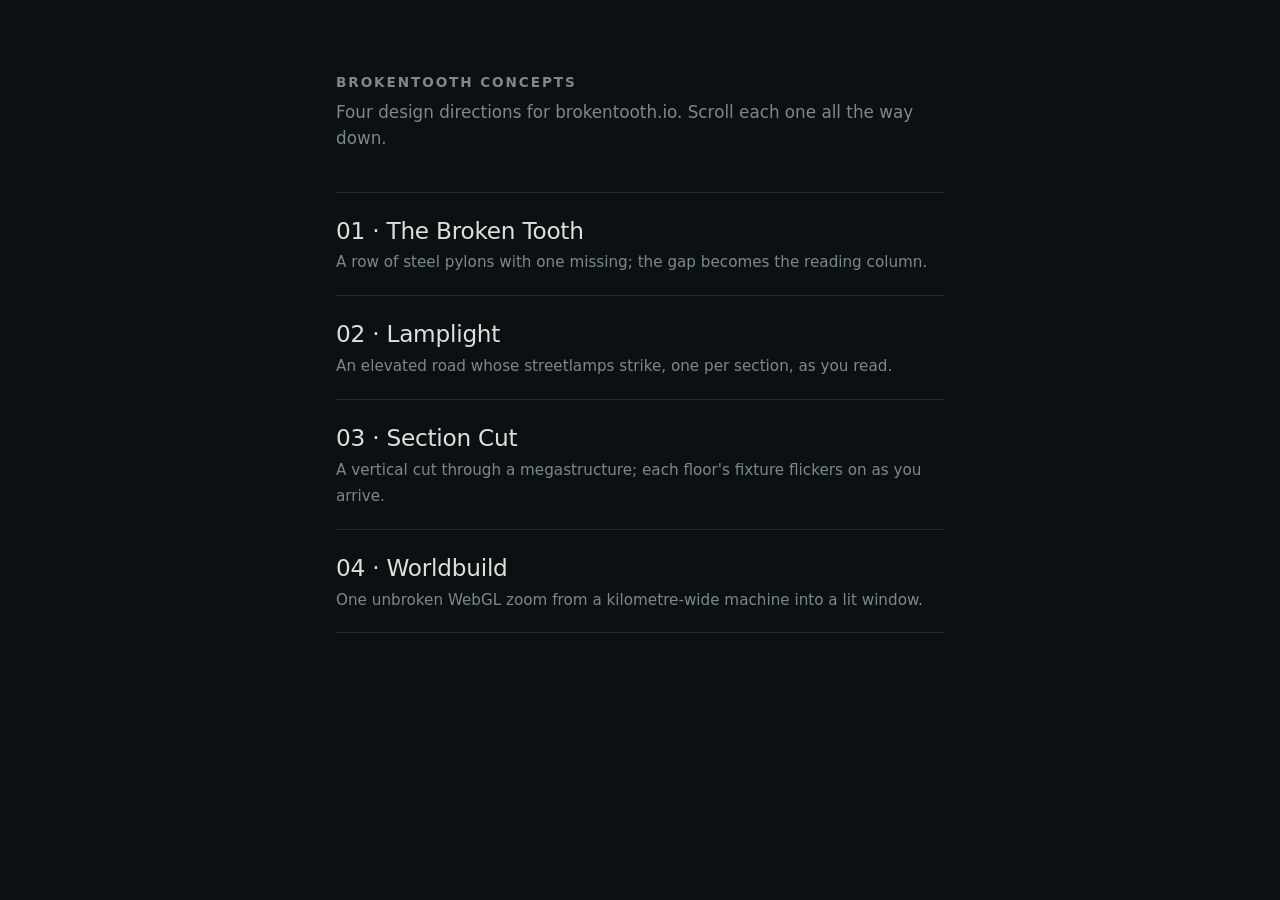
<file: concepts/index.html>
<!doctype html>
<html lang="en">
<head>
<meta charset="utf-8">
<meta name="robots" content="noindex, nofollow">
<meta name="viewport" content="width=device-width, initial-scale=1, viewport-fit=cover">
<title>Brokentooth Concepts</title>
<style>
  :root { color-scheme: dark; --bg: #0b1013; --ink: #dde1de; --muted: #7d888d; --rule: rgba(221, 225, 222, 0.12); }
  * { box-sizing: border-box; }
  body {
    margin: 0;
    min-height: 100vh;
    background: var(--bg);
    color: var(--ink);
    font: 400 1.05rem/1.55 ui-sans-serif, system-ui, -apple-system, "Segoe UI", sans-serif;
    padding: clamp(2rem, 8vh, 5rem) 16px;
  }
  main { max-width: 38rem; margin: 0 auto; }
  h1 { margin: 0 0 0.4rem; font-size: 0.85rem; font-weight: 600; letter-spacing: 0.14em; text-transform: uppercase; color: var(--muted); }
  p.lede { margin: 0 0 2.5rem; color: var(--muted); }
  ol { list-style: none; margin: 0; padding: 0; border-top: 1px solid var(--rule); }
  li { border-bottom: 1px solid var(--rule); }
  a { display: block; padding: 1.25rem 0; color: inherit; text-decoration: none; }
  a strong { display: block; font-size: 1.45rem; font-weight: 500; letter-spacing: -0.01em; }
  a span { color: var(--muted); font-size: 0.95rem; }
  a:hover strong, a:focus-visible strong { text-decoration: underline; text-underline-offset: 0.2em; text-decoration-thickness: 1px; }
  :focus-visible { outline: 2px solid var(--ink); outline-offset: 4px; }
</style>
</head>
<body>
<main>
  <h1>Brokentooth concepts</h1>
  <p class="lede">Four design directions for brokentooth.io. Scroll each one all the way down.</p>
  <ol>
    <li><a href="broken-tooth/"><strong>01 · The Broken Tooth</strong><span>A row of steel pylons with one missing; the gap becomes the reading column.</span></a></li>
    <li><a href="lamplight/"><strong>02 · Lamplight</strong><span>An elevated road whose streetlamps strike, one per section, as you read.</span></a></li>
    <li><a href="section-cut/"><strong>03 · Section Cut</strong><span>A vertical cut through a megastructure; each floor's fixture flickers on as you arrive.</span></a></li>
    <li><a href="worldbuild/"><strong>04 · Worldbuild</strong><span>One unbroken WebGL zoom from a kilometre-wide machine into a lit window.</span></a></li>
  </ol>
</main>
</body>
</html>
</file>
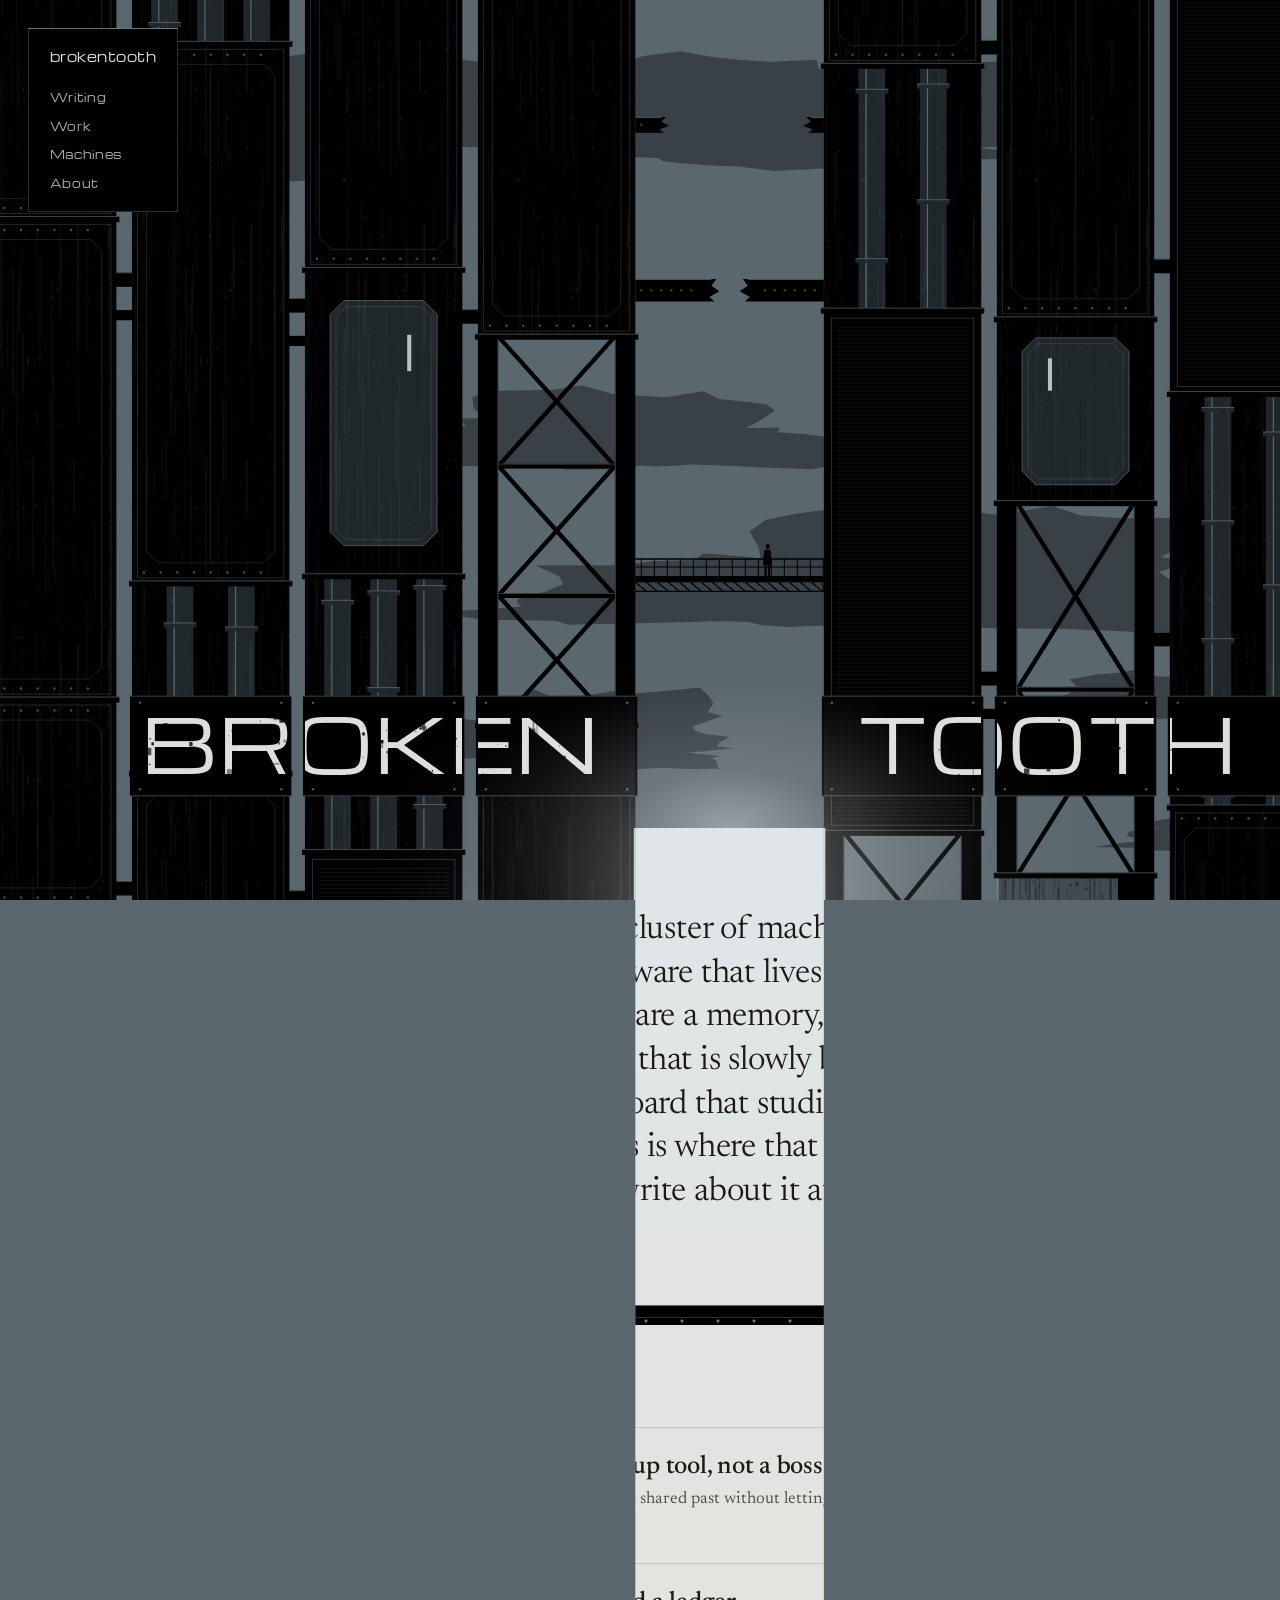
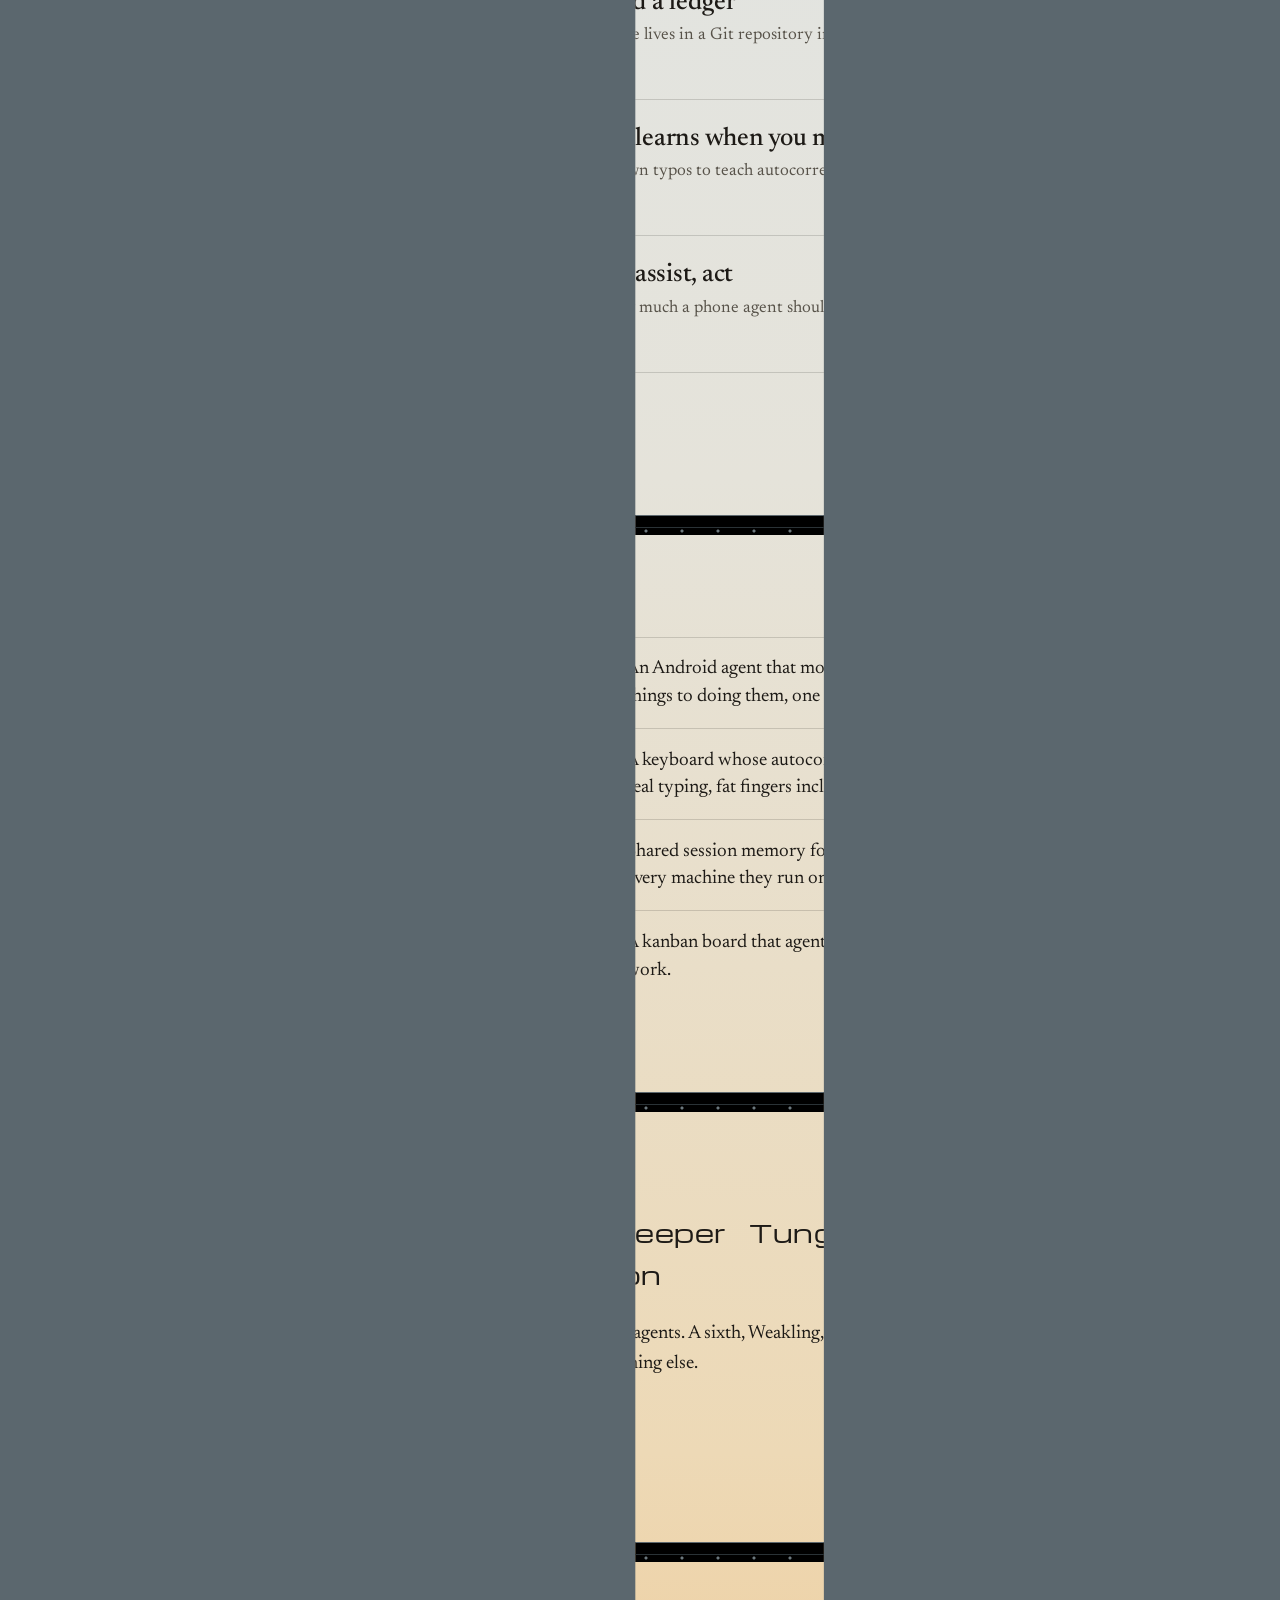
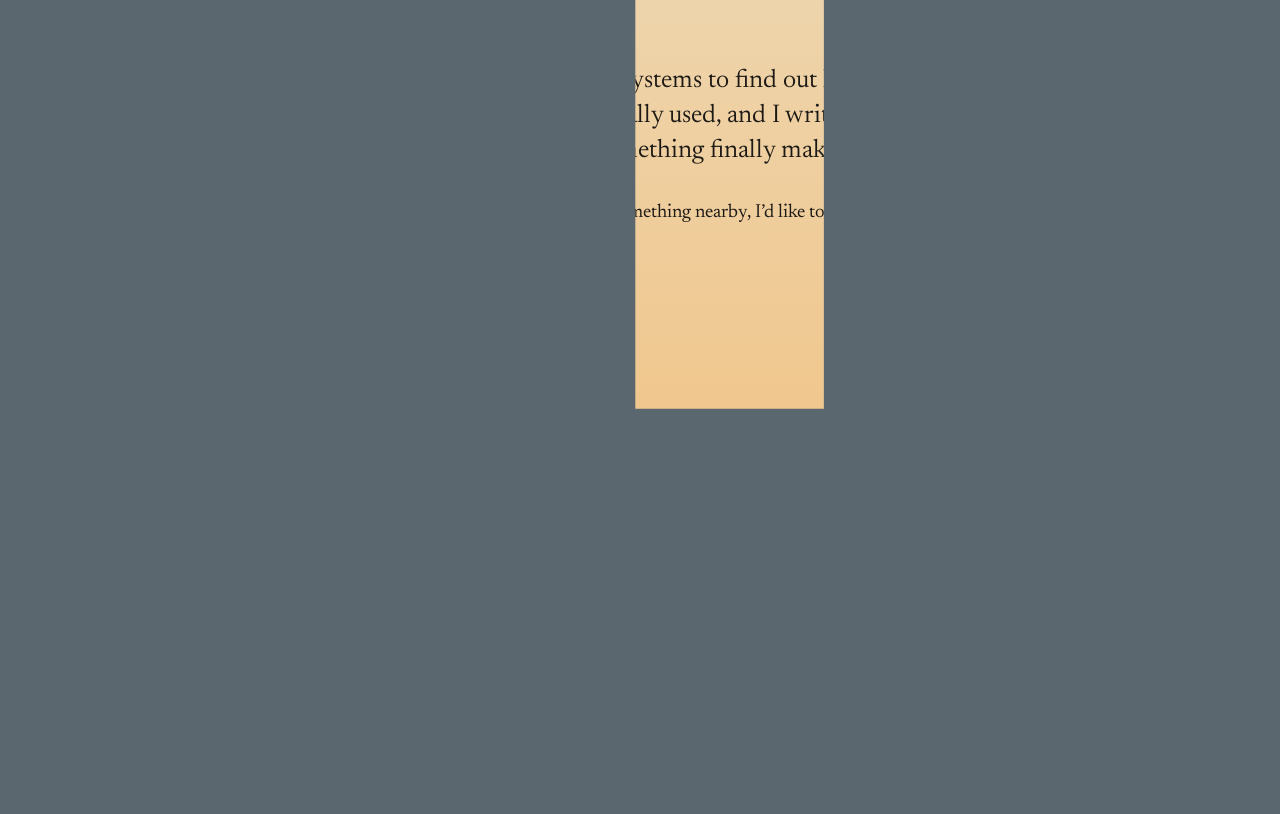
<file: concepts/broken-tooth/index.html>
<!doctype html>
<html lang="en">
<head>
<meta charset="utf-8">
<meta name="robots" content="noindex, nofollow">
<meta name="viewport" content="width=device-width, initial-scale=1">
<title>Brokentooth</title>
<meta name="description" content="Systems, AI, software, machines and long-form writing by Sam.">
<link rel="preconnect" href="https://fonts.googleapis.com">
<link rel="preconnect" href="https://fonts.gstatic.com" crossorigin>
<link href="https://fonts.googleapis.com/css2?family=Michroma&family=Newsreader:ital,opsz,wght@0,6..72,300..700;1,6..72,300..700&display=swap" rel="stylesheet">
<link rel="stylesheet" href="style.css">
</head>
<body>
<canvas id="works" aria-hidden="true"></canvas>

<header class="mast">
  <a class="mark" href="#top">brokentooth</a>
  <nav aria-label="Primary">
    <a href="#writing">Writing</a>
    <a href="#work">Work</a>
    <a href="#machines">Machines</a>
    <a href="#about">About</a>
  </nav>
</header>

<main id="top">
  <h1 class="visually-hidden">Brokentooth</h1>
  <div class="approach" aria-hidden="true"></div>

  <div class="shaft">
    <div class="shaft-inner">

      <p class="statement">I run a small cluster of machines and build the software that lives on them: agents that share a memory, an assistant for my phone that is slowly being trusted to act, a keyboard that studies its own mistakes. This is where that work is kept, and where I write about it at length.</p>

      <section id="writing" aria-labelledby="h-writing">
        <h2 id="h-writing">Writing</h2>
        <ol class="pieces">
          <li><a href="#">
            <h3>Memory is a lookup tool, not a boss</h3>
            <p>On giving coding agents a shared past without letting it give the orders.</p>
            <span class="meta"><time datetime="2026-09">September 2026</time><span>22 min</span></span>
          </a></li>
          <li><a href="#">
            <h3>Five machines and a ledger</h3>
            <p>Why the cluster’s real state lives in a Git repository instead of anybody’s head.</p>
            <span class="meta"><time datetime="2026-08">August 2026</time><span>16 min</span></span>
          </a></li>
          <li><a href="#">
            <h3>What a keyboard learns when you miss</h3>
            <p>Reading months of my own typos to teach autocorrect where my thumbs actually land.</p>
            <span class="meta"><time datetime="2026-06">June 2026</time><span>19 min</span></span>
          </a></li>
          <li><a href="#">
            <h3>Inform, navigate, assist, act</h3>
            <p>A ladder for deciding how much a phone agent should be allowed to do on its own.</p>
            <span class="meta"><time datetime="2026-04">April 2026</time><span>14 min</span></span>
          </a></li>
        </ol>
        <a class="onward" href="#">All writing</a>
      </section>

      <section id="work" aria-labelledby="h-work">
        <h2 id="h-work">Work</h2>
        <dl class="works">
          <div><dt><a href="#">SOMA</a></dt><dd>An Android agent that moves from telling me things to doing them, one permission at a time.</dd></div>
          <div><dt><a href="#">OmniBoard</a></dt><dd>A keyboard whose autocorrect is tuned from my real typing, fat fingers included.</dd></div>
          <div><dt><a href="#">ai-memory</a></dt><dd>Shared session memory for coding agents, on every machine they run on.</dd></div>
          <div><dt><a href="#">herdr-board</a></dt><dd>A kanban board that agents report to while they work.</dd></div>
        </dl>
      </section>

      <section id="machines" aria-labelledby="h-machines">
        <h2 id="h-machines">Machines</h2>
        <p class="names"><span>Pyrrhus</span> <span>Sleeper</span> <span>Tungsten</span> <span>Titan</span> <span>Icarion</span></p>
        <p>Five machines carry the agents. A sixth, Weakling, receives the documentation and nothing else.</p>
        <a class="onward" href="#">How the cluster is run</a>
      </section>

      <section id="about" aria-labelledby="h-about">
        <h2 id="h-about">About</h2>
        <p class="closing">I’m Sam. I build systems to find out how they behave once they’re actually used, and I write the long version when something finally makes sense.</p>
        <p>If you’re working on something nearby, I’d like to hear about it.</p>
        <a class="onward" href="#">Email me</a>
      </section>

    </div>
  </div>

  <div class="tail" aria-hidden="true"></div>
</main>

<script src="main.js"></script>
</body>
</html>
</file>
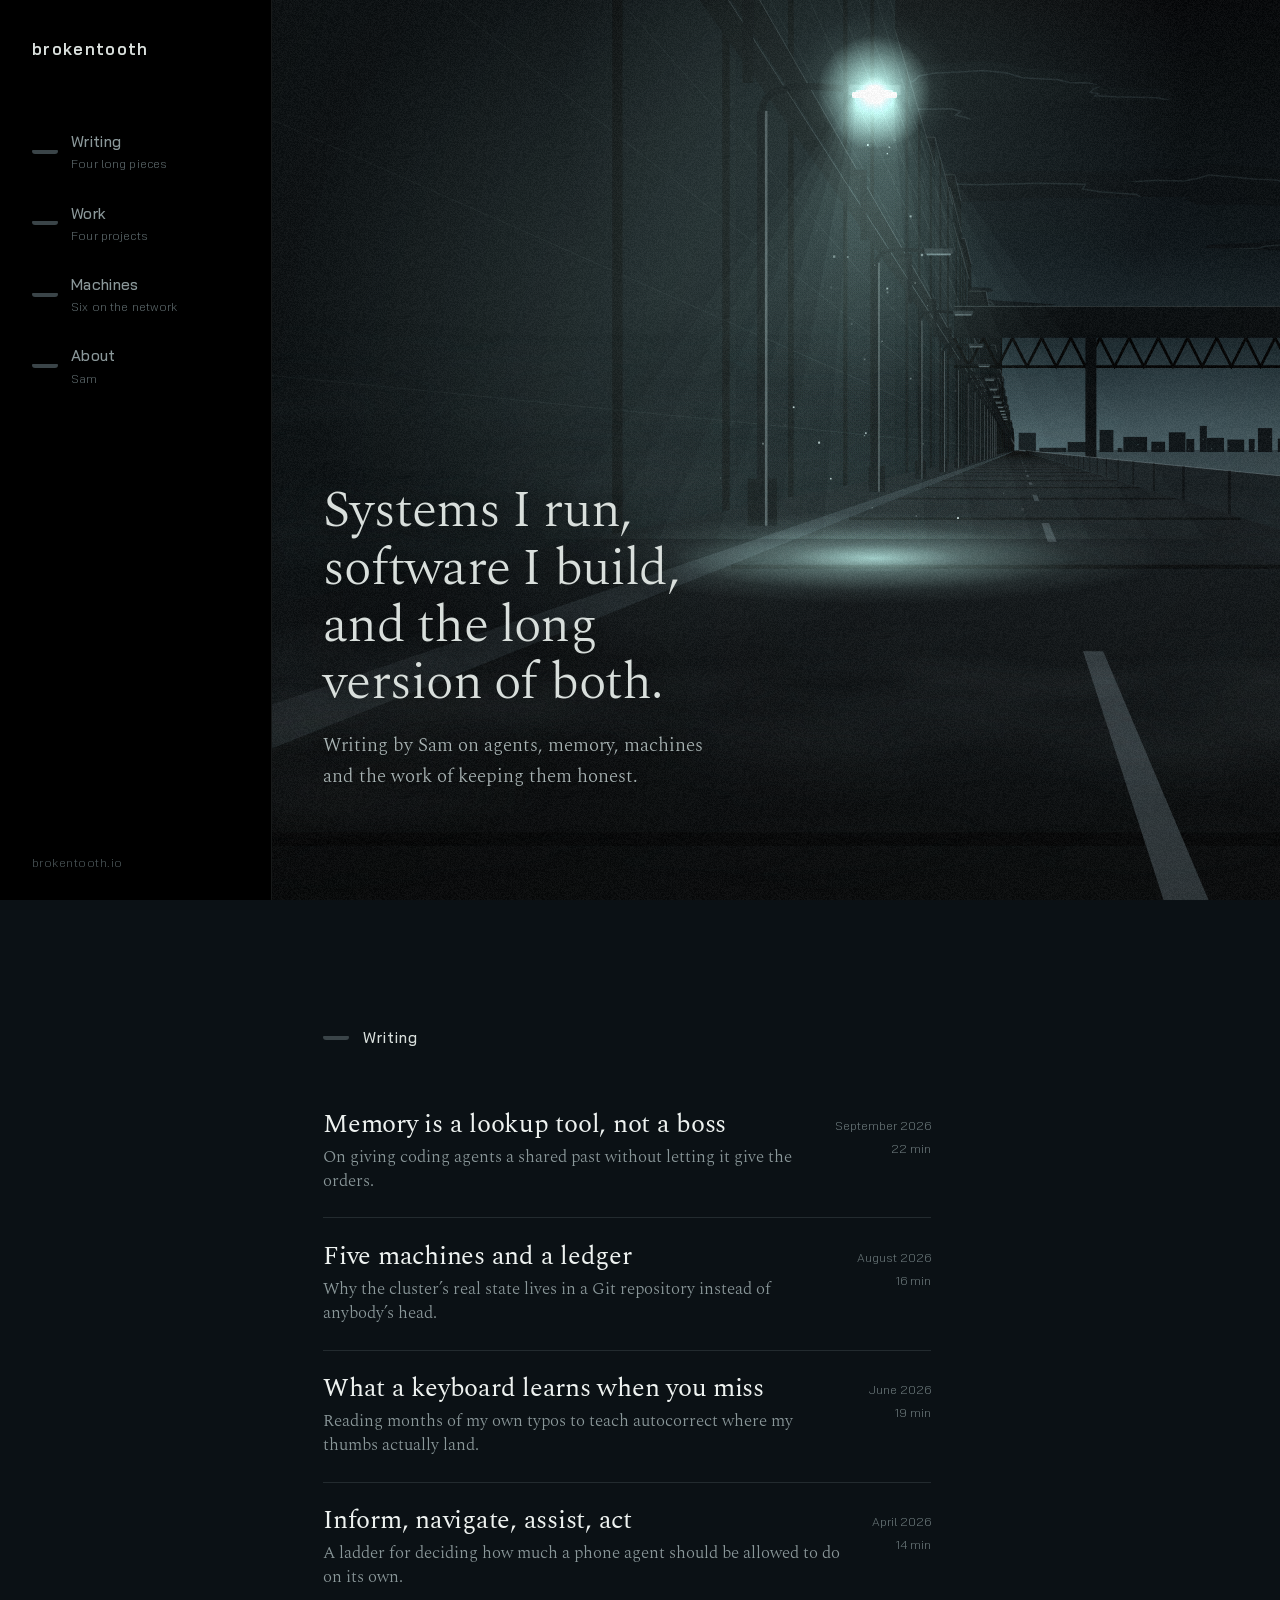
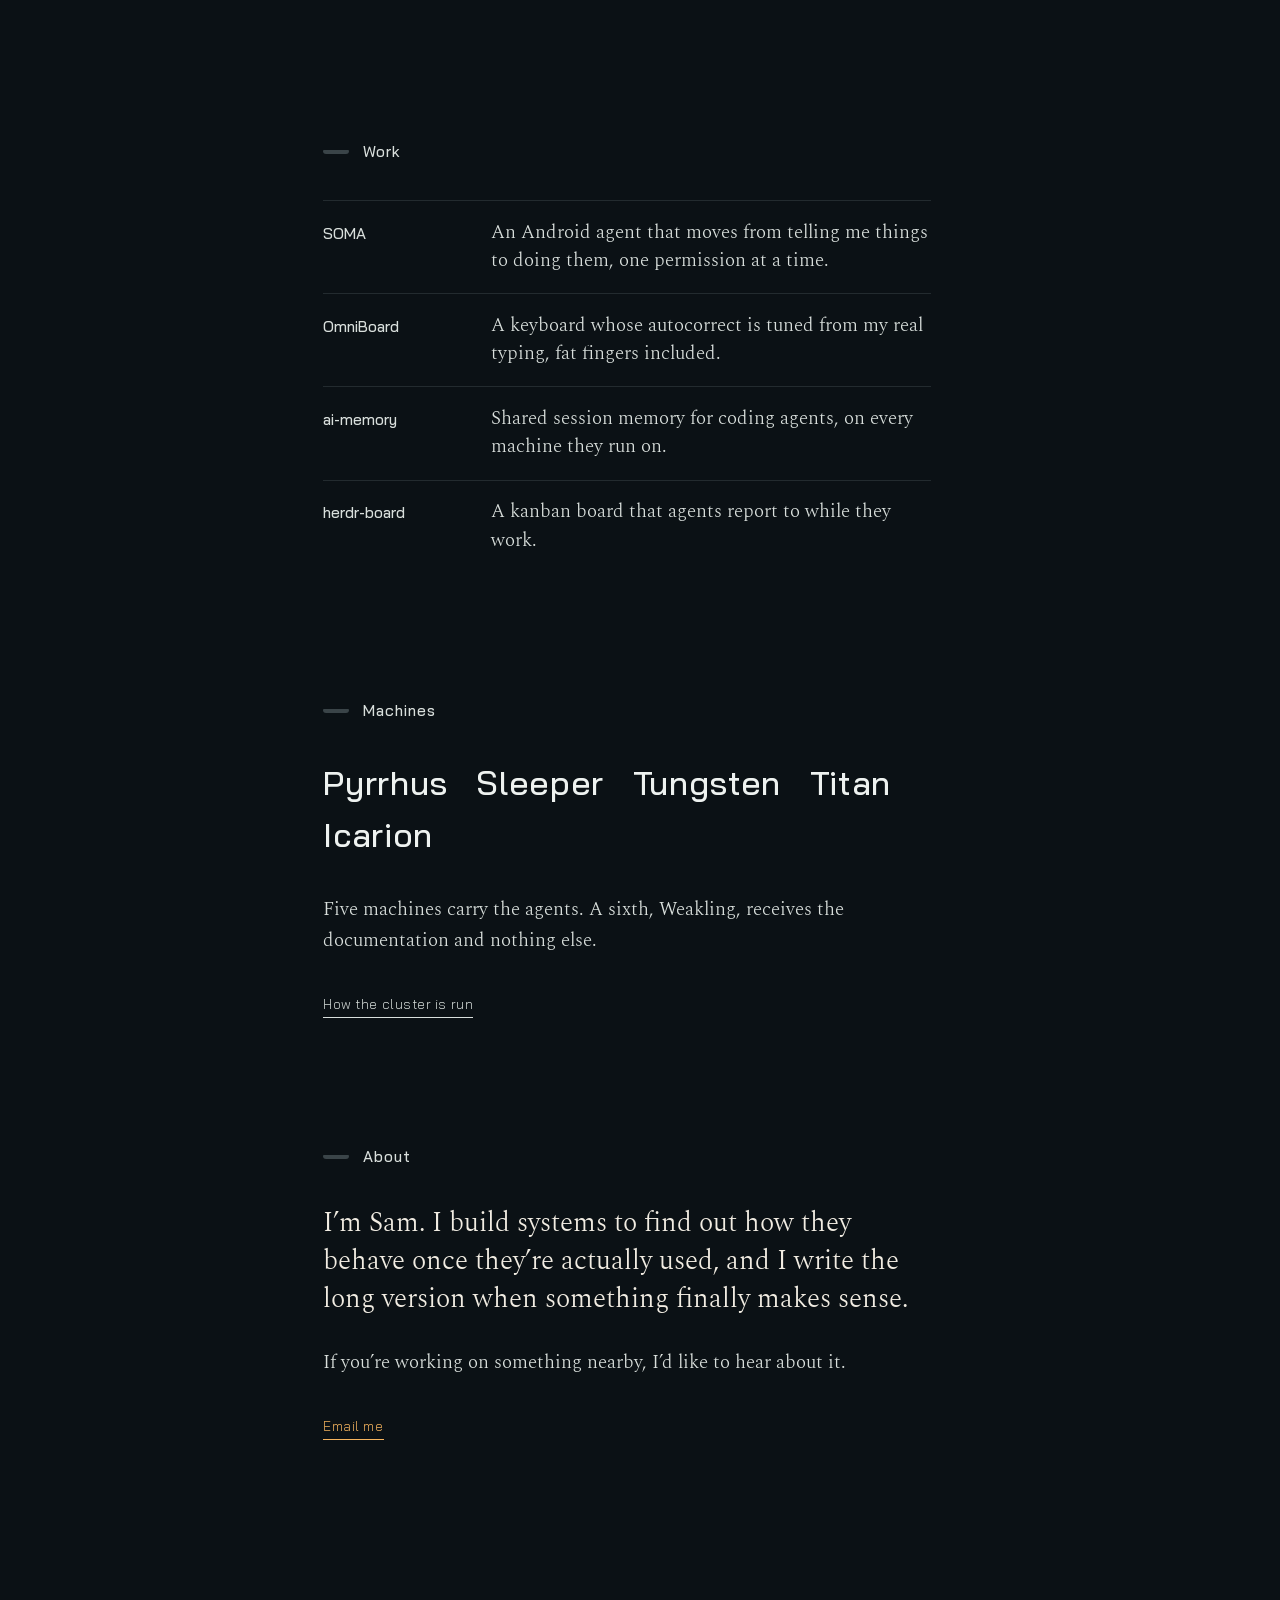
<file: concepts/lamplight/index.html>
<!doctype html>
<html lang="en">
<head>
<meta charset="utf-8">
<meta name="robots" content="noindex, nofollow">
<meta name="viewport" content="width=device-width, initial-scale=1, viewport-fit=cover">
<title>Brokentooth Lamplight</title>
<meta name="description" content="Systems, AI, software, machines and long-form writing by Sam.">
<link rel="preconnect" href="https://fonts.googleapis.com">
<link rel="preconnect" href="https://fonts.gstatic.com" crossorigin>
<link href="https://fonts.googleapis.com/css2?family=Bai+Jamjuree:wght@400;500;600&family=Spectral:ital,wght@0,300;0,400;0,500;1,300&display=swap" rel="stylesheet">
<link rel="stylesheet" href="style.css">
</head>
<body>
<canvas id="road" aria-hidden="true"></canvas>
<div class="veil" aria-hidden="true"></div>

<aside class="side">
  <a class="mark" href="#top">brokentooth</a>
  <nav aria-label="Sections">
    <ol class="lamps">
      <li><a href="#writing" data-lamp="1"><i class="head"></i><span>Writing</span><small>Four long pieces</small></a></li>
      <li><a href="#work" data-lamp="2"><i class="head"></i><span>Work</span><small>Four projects</small></a></li>
      <li><a href="#machines" data-lamp="3"><i class="head"></i><span>Machines</span><small>Six on the network</small></a></li>
      <li><a href="#about" data-lamp="4" class="sodium"><i class="head"></i><span>About</span><small>Sam</small></a></li>
    </ol>
  </nav>
  <p class="side-foot">brokentooth.io</p>
</aside>

<main id="top">
  <header class="arrival" data-lamp="0">
    <h1>Systems I run, software I build, and the long version of both.</h1>
    <p>Writing by Sam on agents, memory, machines and the work of keeping them honest.</p>
  </header>

  <section id="writing" data-lamp="1" aria-labelledby="h-writing">
    <h2 id="h-writing"><i class="head"></i>Writing</h2>
    <ol class="pieces">
      <li><a href="#"><h3>Memory is a lookup tool, not a boss</h3><p>On giving coding agents a shared past without letting it give the orders.</p><span class="meta"><time datetime="2026-09">September 2026</time><span>22 min</span></span></a></li>
      <li><a href="#"><h3>Five machines and a ledger</h3><p>Why the cluster’s real state lives in a Git repository instead of anybody’s head.</p><span class="meta"><time datetime="2026-08">August 2026</time><span>16 min</span></span></a></li>
      <li><a href="#"><h3>What a keyboard learns when you miss</h3><p>Reading months of my own typos to teach autocorrect where my thumbs actually land.</p><span class="meta"><time datetime="2026-06">June 2026</time><span>19 min</span></span></a></li>
      <li><a href="#"><h3>Inform, navigate, assist, act</h3><p>A ladder for deciding how much a phone agent should be allowed to do on its own.</p><span class="meta"><time datetime="2026-04">April 2026</time><span>14 min</span></span></a></li>
    </ol>
  </section>

  <section id="work" data-lamp="2" aria-labelledby="h-work">
    <h2 id="h-work"><i class="head"></i>Work</h2>
    <dl class="works">
      <div><dt><a href="#">SOMA</a></dt><dd>An Android agent that moves from telling me things to doing them, one permission at a time.</dd></div>
      <div><dt><a href="#">OmniBoard</a></dt><dd>A keyboard whose autocorrect is tuned from my real typing, fat fingers included.</dd></div>
      <div><dt><a href="#">ai-memory</a></dt><dd>Shared session memory for coding agents, on every machine they run on.</dd></div>
      <div><dt><a href="#">herdr-board</a></dt><dd>A kanban board that agents report to while they work.</dd></div>
    </dl>
  </section>

  <section id="machines" data-lamp="3" aria-labelledby="h-machines">
    <h2 id="h-machines"><i class="head"></i>Machines</h2>
    <p class="names"><span>Pyrrhus</span> <span>Sleeper</span> <span>Tungsten</span> <span>Titan</span> <span>Icarion</span></p>
    <p>Five machines carry the agents. A sixth, Weakling, receives the documentation and nothing else.</p>
    <a class="onward" href="#">How the cluster is run</a>
  </section>

  <section id="about" data-lamp="4" class="sodium" aria-labelledby="h-about">
    <h2 id="h-about"><i class="head"></i>About</h2>
    <p class="closing">I’m Sam. I build systems to find out how they behave once they’re actually used, and I write the long version when something finally makes sense.</p>
    <p>If you’re working on something nearby, I’d like to hear about it.</p>
    <a class="onward" href="#">Email me</a>
  </section>
</main>

<script src="main.js"></script>
</body>
</html>
</file>
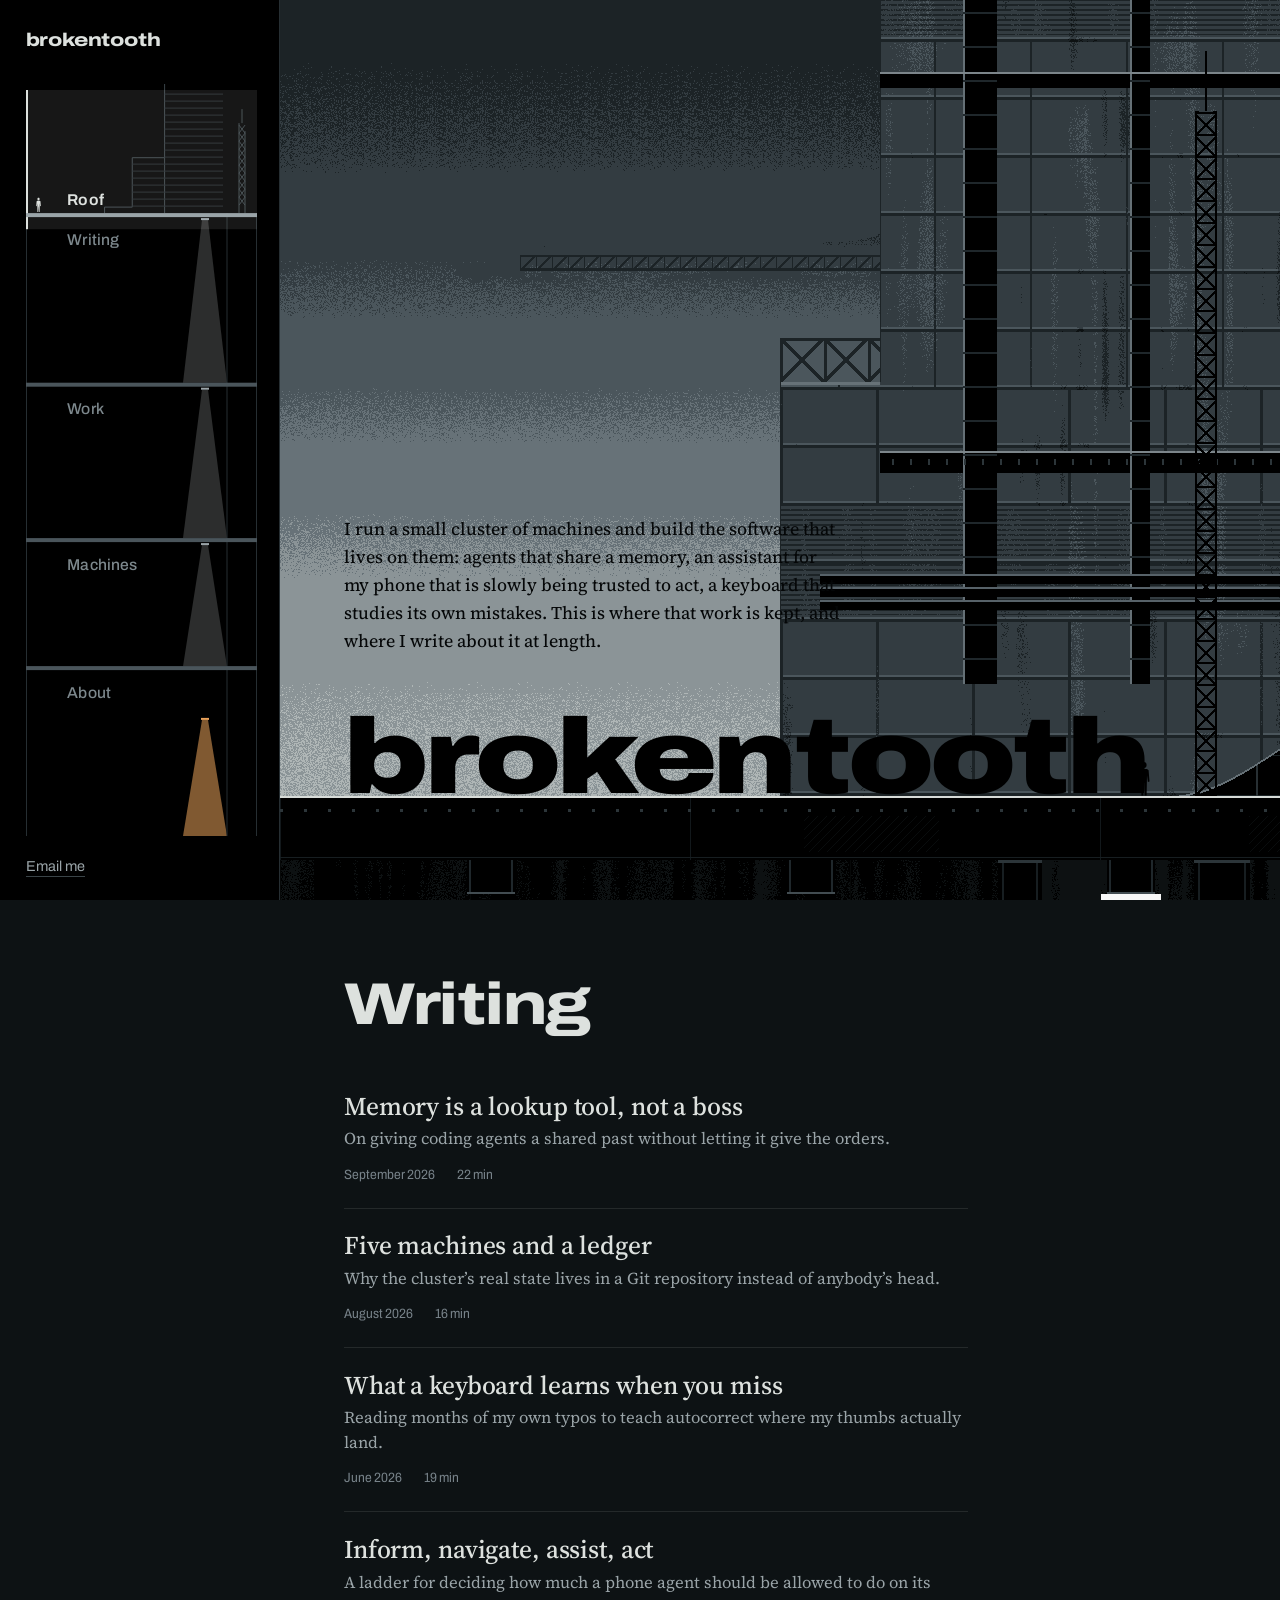
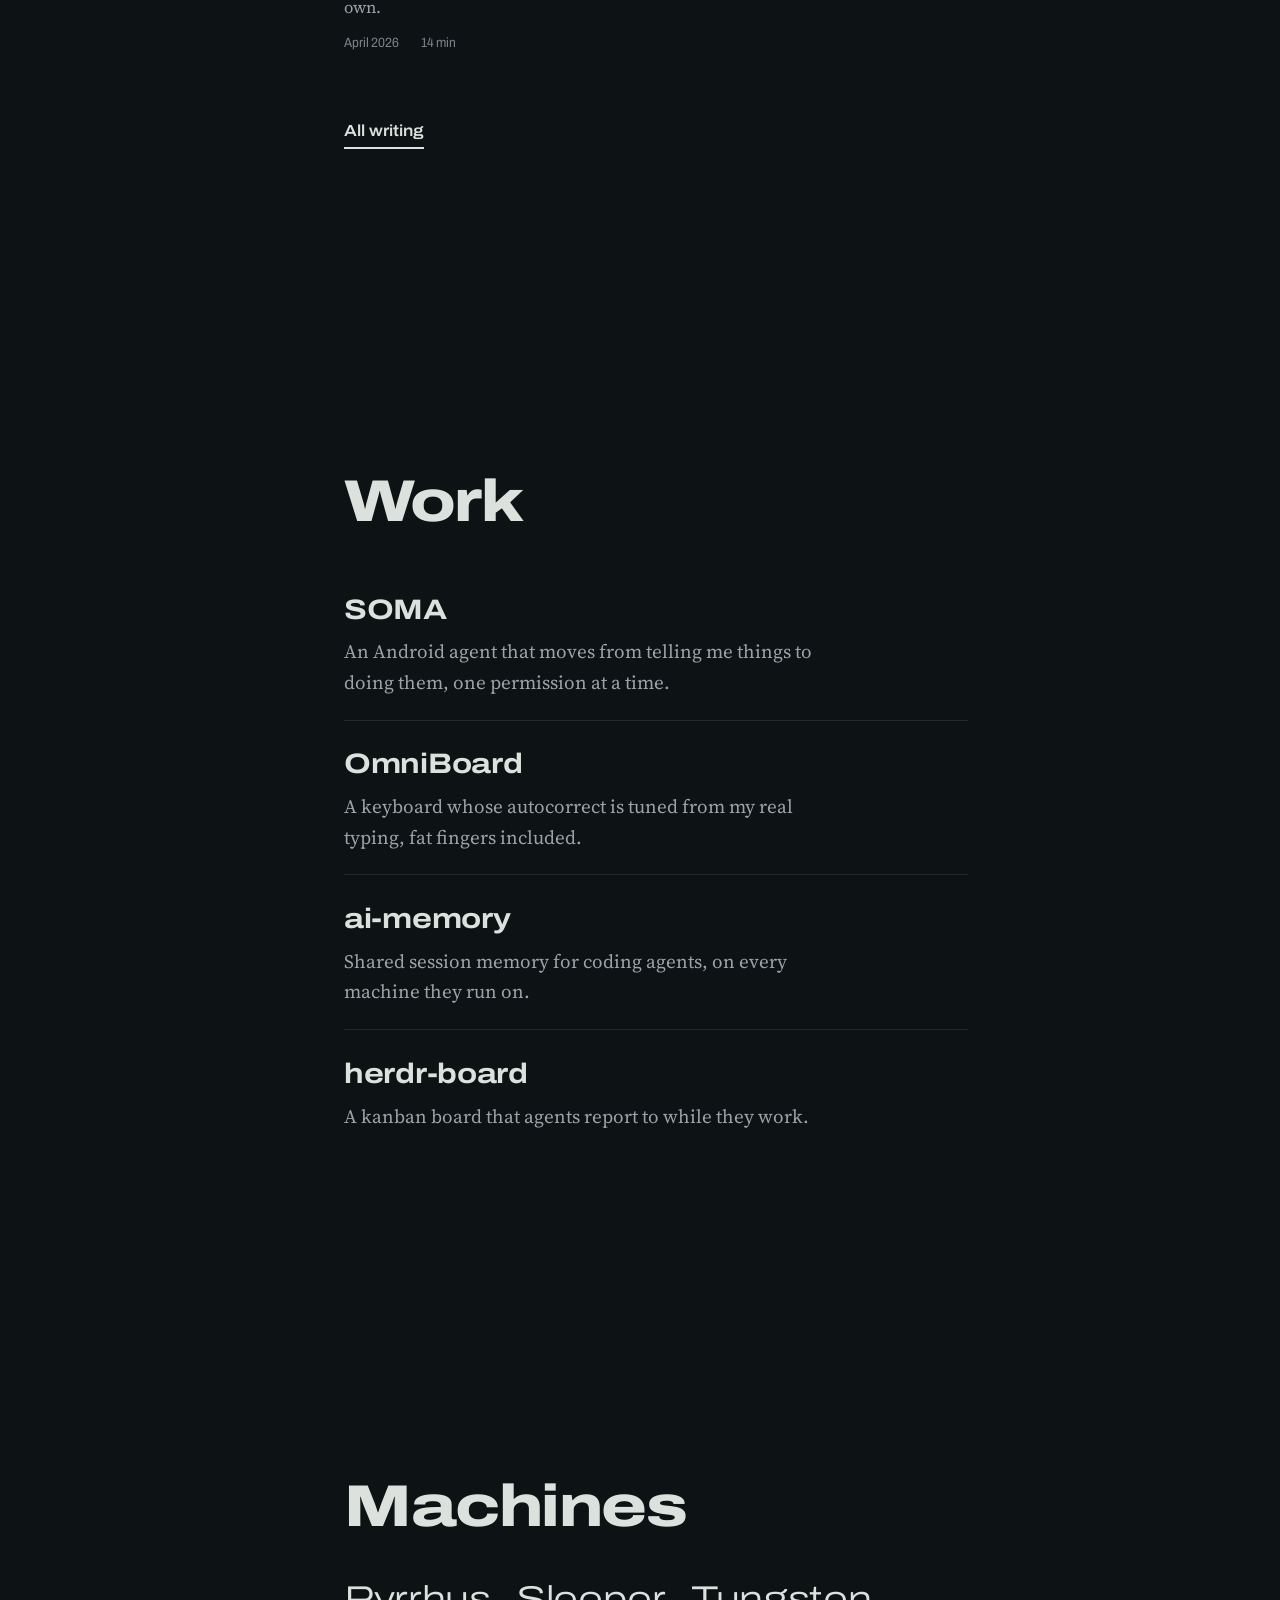
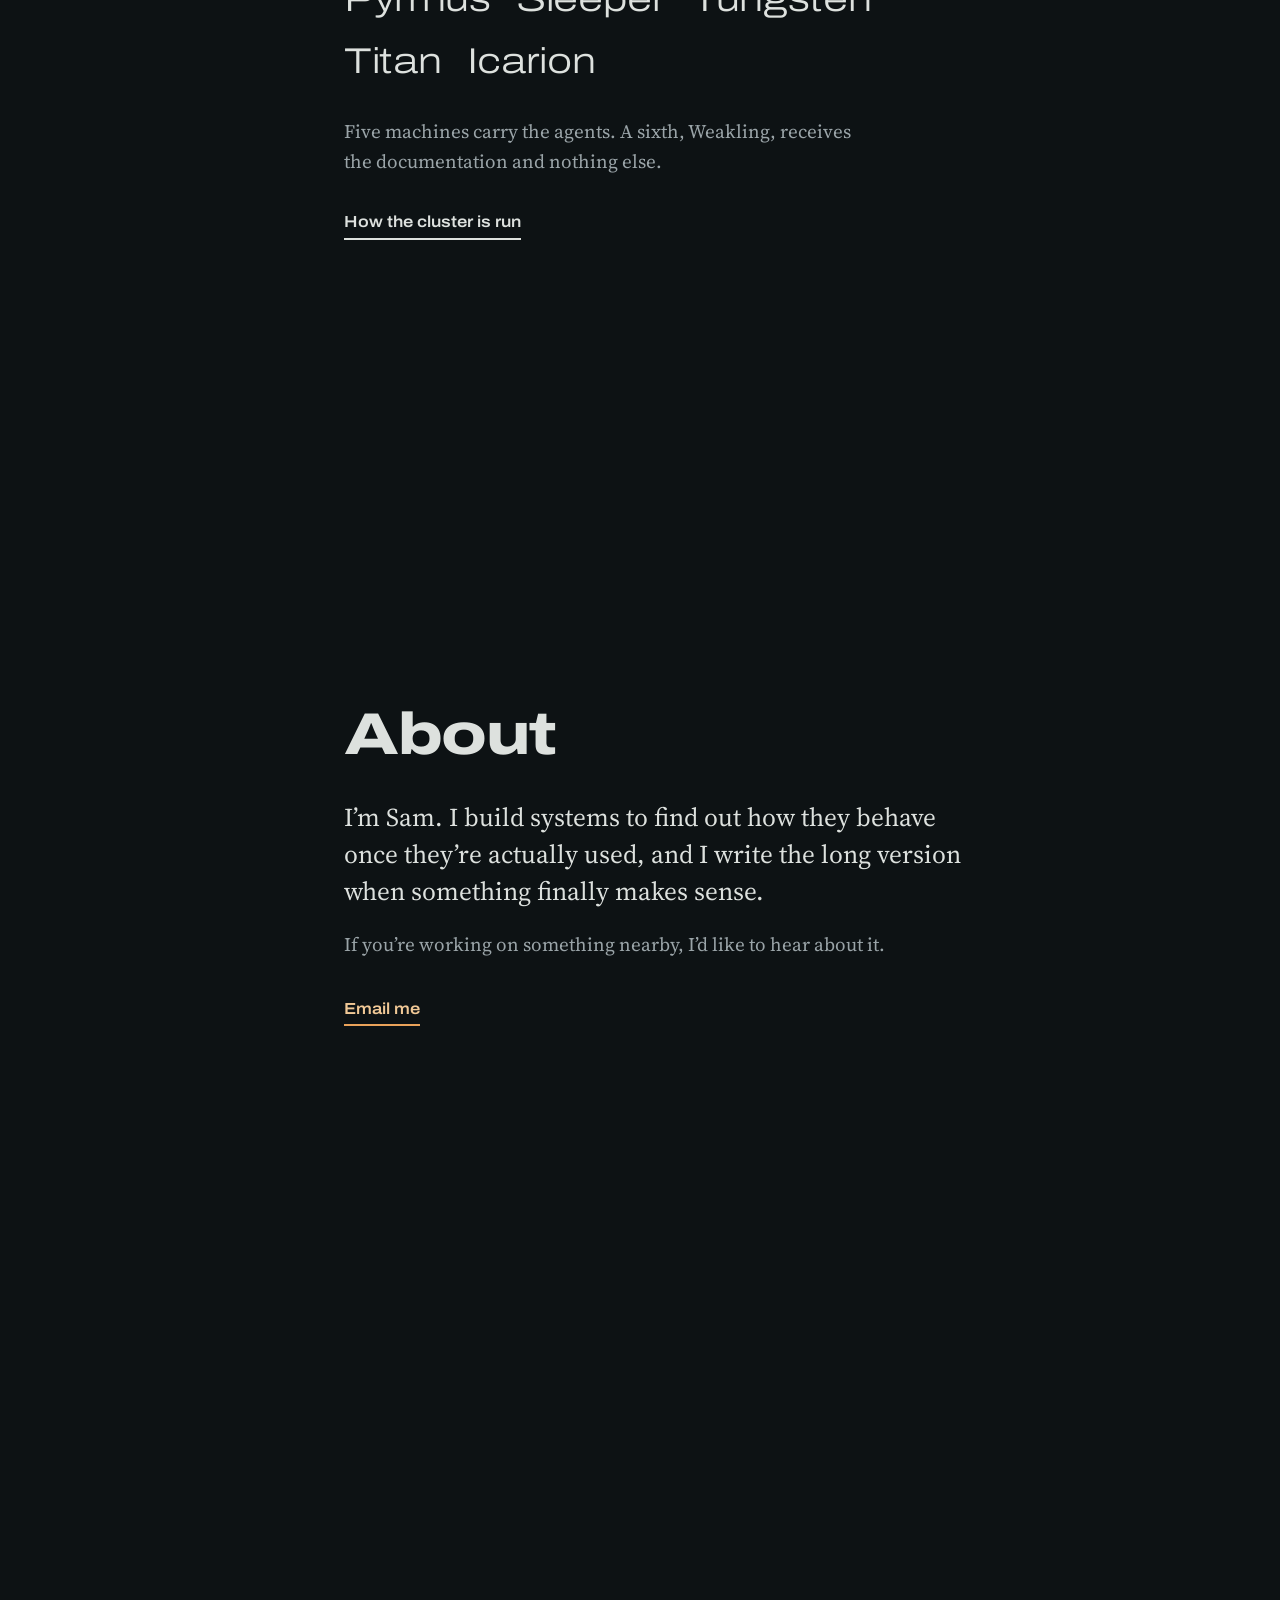
<file: concepts/section-cut/index.html>
<!doctype html>
<html lang="en">
<head>
<meta charset="utf-8">
<meta name="robots" content="noindex, nofollow">
<meta name="viewport" content="width=device-width, initial-scale=1">
<title>Brokentooth</title>
<meta name="description" content="Systems, AI, software, machines and long-form writing by Sam.">
<link rel="preconnect" href="https://fonts.googleapis.com">
<link rel="preconnect" href="https://fonts.gstatic.com" crossorigin>
<link href="https://fonts.googleapis.com/css2?family=Archivo:wdth,wght@62..125,300..900&family=Source+Serif+4:ital,opsz,wght@0,8..60,300..700;1,8..60,300..700&display=swap" rel="stylesheet">
<link rel="stylesheet" href="style.css">
</head>
<body>
<canvas id="cut" aria-hidden="true"></canvas>
<a class="skip" href="#writing">Skip to writing</a>

<aside class="side" data-open="false">
  <div class="side-head">
    <a class="mark" href="#roof">brokentooth</a>
    <button class="index-toggle" type="button" aria-expanded="false" aria-controls="index">
      <span class="here">Roof</span>
      <span class="toggle-word">Index</span>
    </button>
  </div>
  <nav id="index" class="index" aria-label="Site sections">
    <svg class="elev" aria-hidden="true"></svg>
    <ol class="floors">
      <li><a href="#roof" data-floor="roof">Roof</a></li>
      <li><a href="#writing" data-floor="writing">Writing</a></li>
      <li><a href="#work" data-floor="work">Work</a></li>
      <li><a href="#machines" data-floor="machines">Machines</a></li>
      <li><a href="#about" data-floor="about">About</a></li>
    </ol>
  </nav>
  <p class="side-foot"><a href="#">Email me</a></p>
</aside>

<main>
  <section id="roof" class="floor roof" aria-labelledby="h-roof">
    <p class="statement">I run a small cluster of machines and build the software that lives on them: agents that share a memory, an assistant for my phone that is slowly being trusted to act, a keyboard that studies its own mistakes. This is where that work is kept, and where I write about it at length.</p>
    <h1 id="h-roof" class="sign">brokentooth</h1>
    <svg class="walker" viewBox="0 0 12 34" aria-hidden="true"><path d="M6 0c1.7 0 2.6 1.3 2.6 2.9S7.7 6 6 6 3.4 4.5 3.4 2.9 4.3 0 6 0zM3 7h6l1.6 1.2.9 11.3-1.6.4L9 13.2 8.6 33.6H6.8L6.2 21h-.4l-.6 12.6H3.4L3 13.2l-.9 6.7-1.6-.4 1-11.3z"/></svg>
  </section>

  <section id="writing" class="floor" aria-labelledby="h-writing">
    <div class="room">
      <h2 id="h-writing">Writing</h2>
      <ol class="pieces">
        <li><a href="#">
          <h3>Memory is a lookup tool, not a boss</h3>
          <p>On giving coding agents a shared past without letting it give the orders.</p>
          <span class="meta"><time datetime="2026-09">September 2026</time><span>22 min</span></span>
        </a></li>
        <li><a href="#">
          <h3>Five machines and a ledger</h3>
          <p>Why the cluster’s real state lives in a Git repository instead of anybody’s head.</p>
          <span class="meta"><time datetime="2026-08">August 2026</time><span>16 min</span></span>
        </a></li>
        <li><a href="#">
          <h3>What a keyboard learns when you miss</h3>
          <p>Reading months of my own typos to teach autocorrect where my thumbs actually land.</p>
          <span class="meta"><time datetime="2026-06">June 2026</time><span>19 min</span></span>
        </a></li>
        <li><a href="#">
          <h3>Inform, navigate, assist, act</h3>
          <p>A ladder for deciding how much a phone agent should be allowed to do on its own.</p>
          <span class="meta"><time datetime="2026-04">April 2026</time><span>14 min</span></span>
        </a></li>
      </ol>
      <a class="onward" href="#">All writing</a>
    </div>
  </section>

  <section id="work" class="floor" aria-labelledby="h-work">
    <div class="room">
      <h2 id="h-work">Work</h2>
      <dl class="projects">
        <div><dt><a href="#">SOMA</a></dt><dd>An Android agent that moves from telling me things to doing them, one permission at a time.</dd></div>
        <div><dt><a href="#">OmniBoard</a></dt><dd>A keyboard whose autocorrect is tuned from my real typing, fat fingers included.</dd></div>
        <div><dt><a href="#">ai-memory</a></dt><dd>Shared session memory for coding agents, on every machine they run on.</dd></div>
        <div><dt><a href="#">herdr-board</a></dt><dd>A kanban board that agents report to while they work.</dd></div>
      </dl>
    </div>
  </section>

  <section id="machines" class="floor" aria-labelledby="h-machines">
    <div class="room">
      <h2 id="h-machines">Machines</h2>
      <ul class="names">
        <li>Pyrrhus</li><li>Sleeper</li><li>Tungsten</li><li>Titan</li><li>Icarion</li>
      </ul>
      <p>Five machines carry the agents. A sixth, Weakling, receives the documentation and nothing else.</p>
      <a class="onward" href="#">How the cluster is run</a>
    </div>
  </section>

  <section id="about" class="floor" aria-labelledby="h-about">
    <div class="room">
      <h2 id="h-about">About</h2>
      <p class="closing">I’m Sam. I build systems to find out how they behave once they’re actually used, and I write the long version when something finally makes sense.</p>
      <p>If you’re working on something nearby, I’d like to hear about it.</p>
      <a class="onward warm" href="#">Email me</a>
    </div>
  </section>
  <div class="footing" aria-hidden="true"></div>
</main>
<script src="main.js"></script>
</body>
</html>
</file>
<file: concepts/broken-tooth/style.css>
:root {
  /* One committed look: an exterior at dusk. It does not switch with the viewer's theme. */
  color-scheme: dark;
  --ink: #000;
  --sky: #5b676e;
  --bone: #dde1de;
  --type: #1d1a16;
  --type-muted: #575249;
  --rule: rgba(29, 26, 22, 0.16);
  --light-0: #dfe5e8;
  --light-1: #e5e3da;
  --light-2: #edd9b6;
  --light-3: #f0c78e;

  --colw: min(42rem, calc(100% - 32px));
  --pad: clamp(1.25rem, 5vw, 3.5rem);

  --engineered: "Michroma", "Eurostile", "Microgramma D Extended", sans-serif;
  --reading: "Newsreader", "Iowan Old Style", Georgia, serif;
}

*, *::before, *::after { box-sizing: border-box; }

html {
  scroll-behavior: smooth;
  -webkit-text-size-adjust: 100%;
}
@media (prefers-reduced-motion: reduce) {
  html { scroll-behavior: auto; }
}

body {
  margin: 0;
  background: var(--sky);
  color: var(--bone);
  font-family: var(--reading);
  font-size: 1.1875rem;
  line-height: 1.58;
  font-optical-sizing: auto;
  text-rendering: optimizeLegibility;
}

#works {
  position: fixed;
  inset: 0;
  width: 100%;
  height: 100%;
  display: block;
  z-index: 0;
}

main { position: relative; z-index: 1; }

.visually-hidden {
  position: absolute;
  width: 1px; height: 1px;
  overflow: hidden;
  clip-path: inset(50%);
  white-space: nowrap;
}

a { color: inherit; }
:focus-visible {
  outline: 2px solid currentColor;
  outline-offset: 4px;
}

/* ── Masthead: painted onto the left-hand structure ───────────── */

.mast {
  position: fixed;
  z-index: 5;
  top: 28px;
  left: 28px;
  display: flex;
  flex-direction: column;
  gap: 1.4rem;
  padding: 1.15rem 1.35rem 1.25rem;
  font-family: var(--engineered);
  background: var(--ink);
  box-shadow: inset 0 0 0 1px rgba(176, 188, 194, 0.24), inset 0 1px 0 rgba(176, 188, 194, 0.5);
}
.mark {
  font-size: 0.8125rem;
  letter-spacing: 0.04em;
  text-decoration: none;
}
.mast nav {
  display: flex;
  flex-direction: column;
  gap: 0.7rem;
}
.mast nav a {
  font-size: 0.6875rem;
  letter-spacing: 0.06em;
  text-decoration: none;
  color: rgba(221, 225, 222, 0.78);
  width: fit-content;
}
.mast nav a:hover { color: #fff; }

/* ── The approach: the intact structure, before the gap opens ─── */

.approach { height: 92vh; height: 92svh; }
.tail { height: 45vh; }

/* ── The shaft: the one place in the structure you can read ─── */

.shaft {
  position: relative;
  z-index: 2;
  width: var(--colw);
  margin-left: clamp(16px, calc(57% - var(--colw) / 2), calc(100% - var(--colw) - 16px));
}

.shaft-inner {
  clip-path: inset(0 var(--clip, 0px));
  background: linear-gradient(180deg,
    var(--light-0) 0%,
    var(--light-1) 45%,
    var(--light-2) 80%,
    var(--light-3) 100%);
  color: var(--type);
  padding: clamp(3rem, 9vh, 6rem) var(--pad) clamp(4rem, 12vh, 7rem);
}

.statement {
  margin: 0;
  font-size: clamp(1.45rem, 1.05rem + 1.5vw, 2.1rem);
  line-height: 1.3;
  font-weight: 360;
  letter-spacing: -0.006em;
  text-wrap: pretty;
}

/* Each section is a floor; each floor is carried by a girder across the shaft. */
.shaft-inner section::before {
  content: "";
  display: block;
  height: 20px;
  margin: clamp(4rem, 10vh, 6.5rem) calc(-1 * var(--pad)) 2.75rem;
  background:
    radial-gradient(circle, #6c787e 1.3px, transparent 1.8px) 18px 6px / 36px 20px repeat-x,
    linear-gradient(#5d686e, #5d686e) 0 0 / 100% 1px no-repeat,
    linear-gradient(#2a3236, #2a3236) 0 12px / 100% 1px no-repeat,
    var(--ink);
}

h2 {
  margin: 0 0 2.25rem;
  font-family: var(--engineered);
  font-weight: 400;
  font-size: 0.875rem;
  letter-spacing: 0.06em;
}

section > p { margin: 0 0 1.1em; max-width: 34em; }

/* Writing */
.pieces {
  list-style: none;
  margin: 0;
  padding: 0;
}
.pieces li { border-top: 1px solid var(--rule); }
.pieces li:last-child { border-bottom: 1px solid var(--rule); }
.pieces a {
  display: grid;
  grid-template-columns: 1fr auto;
  column-gap: 2rem;
  padding: 1.5rem 0 1.6rem;
  text-decoration: none;
}
.pieces h3 {
  grid-column: 1;
  margin: 0 0 0.35rem;
  font-size: clamp(1.3rem, 1.1rem + 0.7vw, 1.6rem);
  line-height: 1.2;
  font-weight: 500;
  letter-spacing: -0.01em;
  text-wrap: balance;
}
.pieces p {
  grid-column: 1;
  margin: 0;
  color: var(--type-muted);
  font-size: 1.0625rem;
  line-height: 1.45;
  max-width: 30em;
}
.pieces .meta {
  grid-column: 2;
  grid-row: 1 / span 2;
  display: flex;
  flex-direction: column;
  align-items: flex-end;
  gap: 0.35rem;
  padding-top: 0.45rem;
  font-family: var(--engineered);
  font-size: 0.625rem;
  letter-spacing: 0.04em;
  color: var(--type-muted);
  white-space: nowrap;
}
.pieces a:hover h3 {
  text-decoration: underline;
  text-decoration-thickness: 1px;
  text-underline-offset: 0.18em;
}

.onward {
  display: inline-block;
  margin-top: 1.75rem;
  font-family: var(--engineered);
  font-size: 0.6875rem;
  letter-spacing: 0.05em;
  text-decoration: none;
  border-bottom: 1px solid currentColor;
  padding-bottom: 3px;
}

/* Work */
.works { margin: 0; }
.works > div {
  display: grid;
  grid-template-columns: 9.5rem 1fr;
  gap: 1.5rem;
  padding: 1.1rem 0;
  border-top: 1px solid var(--rule);
}
.works dt {
  font-family: var(--engineered);
  font-size: 0.75rem;
  letter-spacing: 0.03em;
  padding-top: 0.35rem;
}
.works dt a { text-decoration: none; }
.works dt a:hover { text-decoration: underline; text-underline-offset: 0.3em; }
.works dd { margin: 0; line-height: 1.45; }

/* Machines */
.names {
  display: flex;
  flex-wrap: wrap;
  gap: 0.2em 0.9em;
  font-family: var(--engineered);
  font-size: clamp(1.05rem, 0.8rem + 1.2vw, 1.55rem);
  letter-spacing: 0.02em;
  line-height: 1.5;
  margin-bottom: 1.6rem !important;
}

/* About */
.closing {
  font-size: clamp(1.3rem, 1.05rem + 0.9vw, 1.6rem);
  line-height: 1.38;
  font-weight: 380;
}

/* ── Narrower screens: the masthead becomes the lintel ───────── */

@media (max-width: 1000px) {
  .mast {
    top: 0; left: 0; right: 0;
    height: calc(52px + env(safe-area-inset-top, 0px));
    padding: env(safe-area-inset-top, 0px) 16px 0;
    flex-direction: row;
    align-items: center;
    justify-content: space-between;
    box-shadow: inset 0 -1px 0 rgba(176, 188, 194, 0.22);
  }
  .mark { font-size: 0.75rem; }
  .mast nav { flex-direction: row; gap: 1.1rem; }
  .shaft { margin-left: calc(50% - var(--colw) / 2); }
}

@media (max-width: 560px) {
  body { font-size: 1.0625rem; }
  .mast nav { gap: 0.85rem; }
  .mast nav a { font-size: 0.5625rem; letter-spacing: 0.03em; }
  .mark { font-size: 0.6875rem; }
  .pieces a { grid-template-columns: 1fr; }
  .pieces .meta {
    grid-column: 1;
    grid-row: auto;
    flex-direction: row;
    gap: 1.25rem;
    align-items: baseline;
    padding-top: 0.75rem;
  }
  .works > div { grid-template-columns: 1fr; gap: 0.35rem; }
}
</file>
<file: concepts/lamplight/style.css>
/* Layout: a fixed index on the left (the lamp line, as a list), reading column beside it,
   the rendered road visible behind and to the right. */
:root {
  color-scheme: dark;
  --ink: #000;
  --night: #0b1115;
  --bone: #d9dfdc;
  --muted: #8b989a;
  --rule: rgba(185, 205, 205, 0.14);
  --mercury: #bfe6df;
  --mercury-glow: rgba(150, 214, 204, 0.75);
  --sodium: #f6b45e;
  --sodium-glow: rgba(242, 150, 60, 0.8);
  --unlit: #3a4448;

  --side: 17rem;
  --ui: "Bai Jamjuree", "DIN Alternate", "Bahnschrift", sans-serif;
  --read: "Spectral", "Iowan Old Style", Georgia, serif;
}

*, *::before, *::after { box-sizing: border-box; }
html { scroll-behavior: smooth; }
@media (prefers-reduced-motion: reduce) { html { scroll-behavior: auto; } }

body {
  margin: 0;
  background: var(--night);
  color: var(--bone);
  font-family: var(--read);
  font-size: 1.1875rem;
  line-height: 1.6;
  font-weight: 300;
}

#road {
  position: fixed;
  inset: 0;
  width: 100%;
  height: 100%;
  display: block;
  z-index: 0;
}

/* Darkens the left of the scene once reading begins, so text sits in shadow, not on a card. */
.veil {
  position: fixed;
  inset: 0 0 0 var(--side);
  z-index: 1;
  pointer-events: none;
  opacity: var(--veil, 0);
  background: linear-gradient(90deg,
    rgba(0, 0, 0, 0.9) 0,
    rgba(0, 0, 0, 0.84) min(42rem, 58%),
    rgba(0, 0, 0, 0) min(54rem, 78%));
}

a { color: inherit; }
:focus-visible { outline: 2px solid var(--mercury); outline-offset: 4px; }

/* ── The index ───────────────────────────────────────────────── */

.side {
  position: fixed;
  z-index: 3;
  top: 0; bottom: 0; left: 0;
  width: var(--side);
  display: flex;
  flex-direction: column;
  padding: 2.25rem 1.75rem 1.75rem 2rem;
  background: var(--ink);
  box-shadow: inset -1px 0 0 rgba(185, 205, 205, 0.12);
  font-family: var(--ui);
}
.mark {
  font-weight: 600;
  font-size: 1.05rem;
  letter-spacing: 0.08em;
  text-decoration: none;
  color: var(--bone);
}
.side nav { margin-top: 3.5rem; }
.lamps { list-style: none; margin: 0; padding: 0; display: grid; gap: 0.35rem; }
.lamps a {
  display: grid;
  grid-template-columns: 1.6rem 1fr;
  grid-template-rows: auto auto;
  column-gap: 0.85rem;
  padding: 0.7rem 0;
  text-decoration: none;
  color: var(--muted);
  transition: color 0.4s;
}
.lamps a span { font-size: 0.95rem; font-weight: 500; letter-spacing: 0.02em; }
.lamps a small { grid-column: 2; font-size: 0.75rem; color: #5f6b6e; letter-spacing: 0.01em; }
.lamps .head { grid-row: 1 / span 2; align-self: center; }
.lamps a:hover, .lamps a.lit { color: var(--bone); }
.lamps a[aria-current="true"] span { color: #fff; }

/* A lamp head: a short luminaire seen side-on. */
.head {
  display: inline-block;
  width: 1.6rem;
  height: 4px;
  border-radius: 1px 1px 3px 3px;
  background: var(--unlit);
  transition: background 0.6s, box-shadow 0.9s;
}
.lit .head, .head.lit { background: var(--mercury); box-shadow: 0 0 10px 1px var(--mercury-glow), 0 3px 14px 2px rgba(150, 214, 204, 0.25); }
.sodium.lit .head, .sodium .head.lit { background: var(--sodium); box-shadow: 0 0 12px 1px var(--sodium-glow), 0 3px 18px 3px rgba(242, 150, 60, 0.3); }

.side-foot {
  margin: auto 0 0;
  font-size: 0.75rem;
  color: #4d585b;
  letter-spacing: 0.04em;
}

/* ── Reading ─────────────────────────────────────────────────── */

main {
  position: relative;
  z-index: 2;
  margin-left: var(--side);
  padding: 0 clamp(1.25rem, 4vw, 4.5rem) 45vh;
  max-width: calc(var(--side) + 46rem);
}

.arrival {
  min-height: 100vh;
  min-height: 100svh;
  display: flex;
  flex-direction: column;
  justify-content: flex-end;
  padding-bottom: 12vh;
  max-width: 30rem;
}
.arrival h1 {
  margin: 0 0 1.25rem;
  font-weight: 300;
  font-size: clamp(2rem, 1.2rem + 2.6vw, 3.25rem);
  line-height: 1.1;
  letter-spacing: -0.015em;
  text-wrap: balance;
  text-shadow: 0 2px 30px rgba(0, 0, 0, 0.9);
}
.arrival p {
  margin: 0;
  color: #aab5b5;
  max-width: 24rem;
  text-shadow: 0 1px 16px #000;
}

section {
  padding-top: clamp(5rem, 14vh, 9rem);
  max-width: 38rem;
}
h2 {
  display: flex;
  align-items: center;
  gap: 0.9rem;
  margin: 0 0 2.25rem;
  font-family: var(--ui);
  font-weight: 500;
  font-size: 0.95rem;
  letter-spacing: 0.06em;
  color: var(--bone);
}

.pieces { list-style: none; margin: 0; padding: 0; }
.pieces li + li { border-top: 1px solid var(--rule); }
.pieces a {
  display: grid;
  grid-template-columns: 1fr auto;
  column-gap: 2rem;
  padding: 1.4rem 0 1.5rem;
  text-decoration: none;
}
.pieces h3 {
  margin: 0 0 0.3rem;
  font-weight: 400;
  font-size: clamp(1.3rem, 1.1rem + 0.7vw, 1.6rem);
  line-height: 1.22;
  letter-spacing: -0.01em;
  color: #eef2f0;
  text-wrap: balance;
}
.pieces p { margin: 0; color: var(--muted); font-size: 1.05rem; line-height: 1.45; }
.pieces .meta {
  grid-column: 2; grid-row: 1 / span 2;
  display: flex; flex-direction: column; align-items: flex-end; gap: 0.25rem;
  padding-top: 0.45rem;
  font-family: var(--ui);
  font-size: 0.75rem;
  color: #6d7a7c;
  white-space: nowrap;
  font-variant-numeric: tabular-nums;
}
.pieces a:hover h3 { text-decoration: underline; text-decoration-thickness: 1px; text-underline-offset: 0.2em; }

.works { margin: 0; }
.works > div {
  display: grid;
  grid-template-columns: 9rem 1fr;
  gap: 1.5rem;
  padding: 1.1rem 0;
  border-top: 1px solid var(--rule);
}
.works dt { font-family: var(--ui); font-weight: 500; font-size: 0.95rem; padding-top: 0.2rem; }
.works dt a { text-decoration: none; }
.works dt a:hover { color: var(--mercury); }
.works dd { margin: 0; line-height: 1.5; }

section > p { margin: 0 0 1.1em; }
.names {
  display: flex; flex-wrap: wrap; gap: 0.15em 0.85em;
  font-family: var(--ui);
  font-weight: 500;
  font-size: clamp(1.4rem, 1rem + 1.6vw, 2.1rem);
  letter-spacing: 0.02em;
  line-height: 1.4;
  color: #eef2f0;
}
.closing { font-size: clamp(1.35rem, 1.1rem + 0.9vw, 1.7rem); line-height: 1.38; font-weight: 300; color: #f1ece2; }
.onward {
  display: inline-block;
  margin-top: 1rem;
  font-family: var(--ui);
  font-size: 0.85rem;
  letter-spacing: 0.04em;
  text-decoration: none;
  border-bottom: 1px solid currentColor;
  padding-bottom: 2px;
}
#about .onward { color: var(--sodium); }

/* ── Phones: the index becomes a strip across the top ─────────── */

@media (max-width: 820px) {
  :root { --side: 0px; }
  .side {
    bottom: auto; right: 0;
    width: auto;
    flex-direction: row;
    align-items: center;
    justify-content: space-between;
    gap: 1rem;
    padding: calc(0.7rem + env(safe-area-inset-top, 0px)) 16px 0.7rem;
    box-shadow: inset 0 -1px 0 rgba(185, 205, 205, 0.12);
  }
  .mark { font-size: 0.85rem; }
  .side nav { margin: 0; }
  .lamps { grid-auto-flow: column; gap: 0.9rem; }
  .lamps a { display: flex; flex-direction: column; align-items: center; gap: 0.35rem; padding: 0.15rem 0; }
  .lamps a span { font-size: 0.72rem; }
  .lamps a small, .side-foot { display: none; }
  .lamps .head { width: 1.25rem; height: 3px; }
  main { margin-left: 0; padding: 0 16px 70vh; }
  .veil { inset: 0; background: rgba(0, 0, 0, 0.74); }
  .arrival { padding-bottom: 9vh; }
}
@media (max-width: 480px) {
  .mark { font-size: 0.75rem; letter-spacing: 0.05em; }
  .lamps { gap: 0.6rem; }
  .pieces a { grid-template-columns: 1fr; }
  .pieces .meta { grid-column: 1; grid-row: auto; flex-direction: row; gap: 1.25rem; padding-top: 0.7rem; }
  .works > div { grid-template-columns: 1fr; gap: 0.3rem; }
}
</file>
<file: concepts/section-cut/style.css>
:root {
  /* One committed look: a megastructure cut open at night. Not theme-switched. */
  color-scheme: dark;
  --ink: #000;
  --wall: #161c1f;
  --slate: #5b676e;
  --haze: #9aa4a8;
  --bone: #dde1de;
  --lamp: #e9a25a;
  --side: 17.5rem;
  --slab: 64px;
  --engineered: "Archivo", "Helvetica Neue", Arial, sans-serif;
  --reading: "Source Serif 4", "Iowan Old Style", Georgia, serif;
}

*, *::before, *::after { box-sizing: border-box; }

html { scroll-behavior: smooth; -webkit-text-size-adjust: 100%; background: #0d1214; }
@media (prefers-reduced-motion: reduce) { html { scroll-behavior: auto; } }

body {
  margin: 0;
  background: #0d1214;
  color: var(--bone);
  font-family: var(--reading);
  font-size: 1.1875rem;
  line-height: 1.6;
  font-optical-sizing: auto;
  text-rendering: optimizeLegibility;
}

a { color: inherit; }
:focus-visible { outline: 2px solid currentColor; outline-offset: 4px; }

.skip {
  position: fixed; left: 1rem; top: -4rem; z-index: 20;
  background: var(--bone); color: #000; padding: .5rem .9rem;
  font-family: var(--engineered); text-decoration: none;
}
.skip:focus { top: 1rem; }

/* ───────── the cut: fixed shader behind the main column ───────── */
#cut {
  position: fixed;
  top: 0; left: var(--side);
  width: calc(100% - var(--side));
  height: 100vh;
  height: 100lvh;
  z-index: 0;
  display: block;
  background: linear-gradient(#3b464c, #9aa4a8 60%, #000 60%, #161c1f);
}

/* ───────── sidebar: a section drawing of the building ───────── */
.side {
  position: fixed;
  inset: 0 auto 0 0;
  width: var(--side);
  z-index: 10;
  /* a gradient, not a flat colour: works around a compositor bug over the WebGL layer */
  background: linear-gradient(#000, #000);
  display: flex;
  flex-direction: column;
  padding: 1.6rem 1.4rem 1.4rem 1.6rem;
  border-right: 1px solid #262e32;
}
.side-head { display: flex; align-items: baseline; justify-content: space-between; }
.mark {
  font-family: var(--engineered);
  font-variation-settings: "wdth" 125;
  font-weight: 800;
  font-size: 1.15rem;
  letter-spacing: -.01em;
  text-decoration: none;
  color: var(--bone);
}
.index-toggle { display: none; }

.index {
  position: relative;
  flex: 1;
  margin: 1.8rem 0 1.2rem;
  min-height: 0;
}
.elev {
  position: absolute; inset: 0;
  width: 100%; height: 100%;
  overflow: visible;
}
.floors {
  list-style: none; margin: 0; padding: 0;
  position: absolute; inset: 0;
}
.floors li {
  position: absolute;
  left: 0; right: 0;
  transform: translateY(-50%);
}
.floors a {
  display: block;
  padding: .35rem 0 .35rem 2.6rem;
  font-family: var(--engineered);
  font-variation-settings: "wdth" 100;
  font-weight: 500;
  font-size: .98rem;
  letter-spacing: .01em;
  text-decoration: none;
  color: #7d888d;
  transition: color .3s;
}
.floors a:hover { color: var(--bone); }
.floors a[aria-current="true"] { color: var(--bone); font-weight: 650; }

.side-foot { margin: 0; font-family: var(--engineered); font-size: .9rem; }
.side-foot a { color: var(--haze); text-decoration: none; border-bottom: 1px solid #3a4448; padding-bottom: 2px; }
.side-foot a:hover { color: var(--bone); border-color: var(--bone); }

/* ───────── main ───────── */
main {
  position: relative;
  z-index: 1;
  margin-left: var(--side);
}

.roof {
  position: relative;
  min-height: calc(100vh - 104px);
  min-height: calc(100svh - 104px);
  display: flex;
  flex-direction: column;
  justify-content: flex-end;
  padding: 0 0 0 clamp(1.5rem, 5vw, 4.5rem);
}
.statement {
  max-width: 31rem;
  margin: 0 0 clamp(2rem, 7vh, 4.5rem);
  color: #050708;
  font-size: clamp(1.12rem, 1.35vw, 1.32rem);
  line-height: 1.55;
  font-weight: 450;
}
.sign {
  margin: 0;
  font-family: var(--engineered);
  font-variation-settings: "wdth" 125;
  font-weight: 900;
  font-size: calc((100vw - var(--side)) / 9.4);
  line-height: .74;
  letter-spacing: -.035em;
  color: #000;
  transform: translateY(.02em);
}
.walker {
  position: absolute;
  bottom: 0;
  right: 13%;
  height: 34px;
  fill: #000;
}

.floor:not(.roof) {
  position: relative;
  padding: calc(var(--slab) + 34px + clamp(3rem, 9vh, 6rem)) 0 clamp(5rem, 16vh, 10rem);
  min-height: 92vh;
}
.room {
  max-width: 39rem;
  margin-left: clamp(1.5rem, 5vw, 4.5rem);
  margin-right: 1.5rem;
}

h2 {
  margin: 0 0 2.2rem;
  font-family: var(--engineered);
  font-variation-settings: "wdth" 125;
  font-weight: 800;
  font-size: clamp(2.4rem, 4.6vw, 4.1rem);
  line-height: 1;
  letter-spacing: -.025em;
  color: var(--bone);
}

.pieces { list-style: none; margin: 0 0 2.4rem; padding: 0; }
.pieces li + li { border-top: 1px solid rgba(221, 225, 222, .11); }
.pieces a { display: block; padding: 1.35rem 0 1.4rem; text-decoration: none; }
.pieces h3 {
  margin: 0 0 .35rem;
  font-size: clamp(1.35rem, 2vw, 1.62rem);
  font-weight: 520;
  line-height: 1.22;
  letter-spacing: -.005em;
}
.pieces a:hover h3 { text-decoration: underline; text-decoration-thickness: 1px; text-underline-offset: .2em; }
.pieces p { margin: 0 0 .7rem; color: var(--haze); font-size: 1.04rem; line-height: 1.5; }
.meta {
  display: flex; gap: 1.4rem;
  font-family: var(--engineered);
  font-variation-settings: "wdth" 88;
  font-size: .84rem;
  color: #78838a;
}

.onward {
  display: inline-block;
  font-family: var(--engineered);
  font-variation-settings: "wdth" 112;
  font-weight: 600;
  font-size: 1rem;
  text-decoration: none;
  padding-bottom: 3px;
  border-bottom: 2px solid currentColor;
}
.onward:hover { color: #fff; }

.projects { margin: 0; }
.projects > div { padding: 1.3rem 0 1.4rem; }
.projects > div + div { border-top: 1px solid rgba(221, 225, 222, .11); }
.projects dt a {
  font-family: var(--engineered);
  font-variation-settings: "wdth" 118;
  font-weight: 700;
  font-size: clamp(1.4rem, 2.2vw, 1.8rem);
  letter-spacing: -.01em;
  text-decoration: none;
}
.projects dt a:hover { text-decoration: underline; text-decoration-thickness: 2px; text-underline-offset: .18em; }
.projects dd { margin: .3rem 0 0; color: var(--haze); max-width: 32rem; }

.names {
  list-style: none; margin: 0 0 1.6rem; padding: 0;
  display: flex; flex-wrap: wrap; gap: .3rem 1.6rem;
  font-family: var(--engineered);
  font-variation-settings: "wdth" 125;
  font-weight: 300;
  font-size: clamp(1.5rem, 2.8vw, 2.3rem);
  letter-spacing: -.01em;
}
#machines p { color: var(--haze); max-width: 32rem; margin: 0 0 1.8rem; }

.closing { font-size: clamp(1.3rem, 2vw, 1.6rem); line-height: 1.45; margin: 0 0 1.2rem; }
#about p:not(.closing) { color: var(--haze); margin: 0 0 2rem; }
.onward.warm { color: #f0c896; border-color: var(--lamp); }

.footing { height: 30vh; }

/* ───────── phones and narrow tablets: the sidebar folds to a bar ───────── */
@media (max-width: 860px) {
  :root { --side: 0px; --bar: 56px; }
  .side {
    inset: 0 0 auto 0;
    width: 100%;
    height: var(--bar);
    padding: 0 16px;
    border-right: 0;
    border-bottom: 1px solid #262e32;
    justify-content: center;
    overflow: hidden;
  }
  .side[data-open="true"] { height: 100vh; height: 100dvh; padding-bottom: 1.4rem; }
  .side-head { height: var(--bar); align-items: center; flex: none; }
  .index-toggle {
    display: flex; align-items: center; gap: .9rem;
    background: none; border: 0; color: var(--haze);
    font: 500 .95rem var(--engineered);
    padding: .5rem 0 .5rem .5rem; cursor: pointer;
  }
  .index-toggle .here { color: var(--bone); }
  .toggle-word { padding: .2rem .55rem; border: 1px solid #3a4448; }
  .side[data-open="true"] .toggle-word { background: var(--bone); color: #000; border-color: var(--bone); }
  .index, .side-foot { display: none; }
  .side[data-open="true"] .index { display: block; margin: 1rem 0; }
  .side[data-open="true"] .side-foot { display: block; }
  .floors a { font-size: 1.15rem; padding: .6rem 0 .6rem 3rem; }
  #cut { top: 0; }
  .roof { padding: calc(var(--bar) + 1.6rem) 16px 0; justify-content: space-between; }
  .statement { color: var(--bone); font-size: 1.08rem; margin-bottom: 2rem; }
  .sign { font-size: calc(100vw / 8.4); }
  .walker { right: 31%; height: 26px; bottom: calc(100vw / 8.4 * .74 + 2px); }
  .room { margin-left: 16px; margin-right: 16px; }
  .floor:not(.roof) { min-height: 0; padding-bottom: 7rem; }
  .meta { gap: 1rem; }
}
</file>
